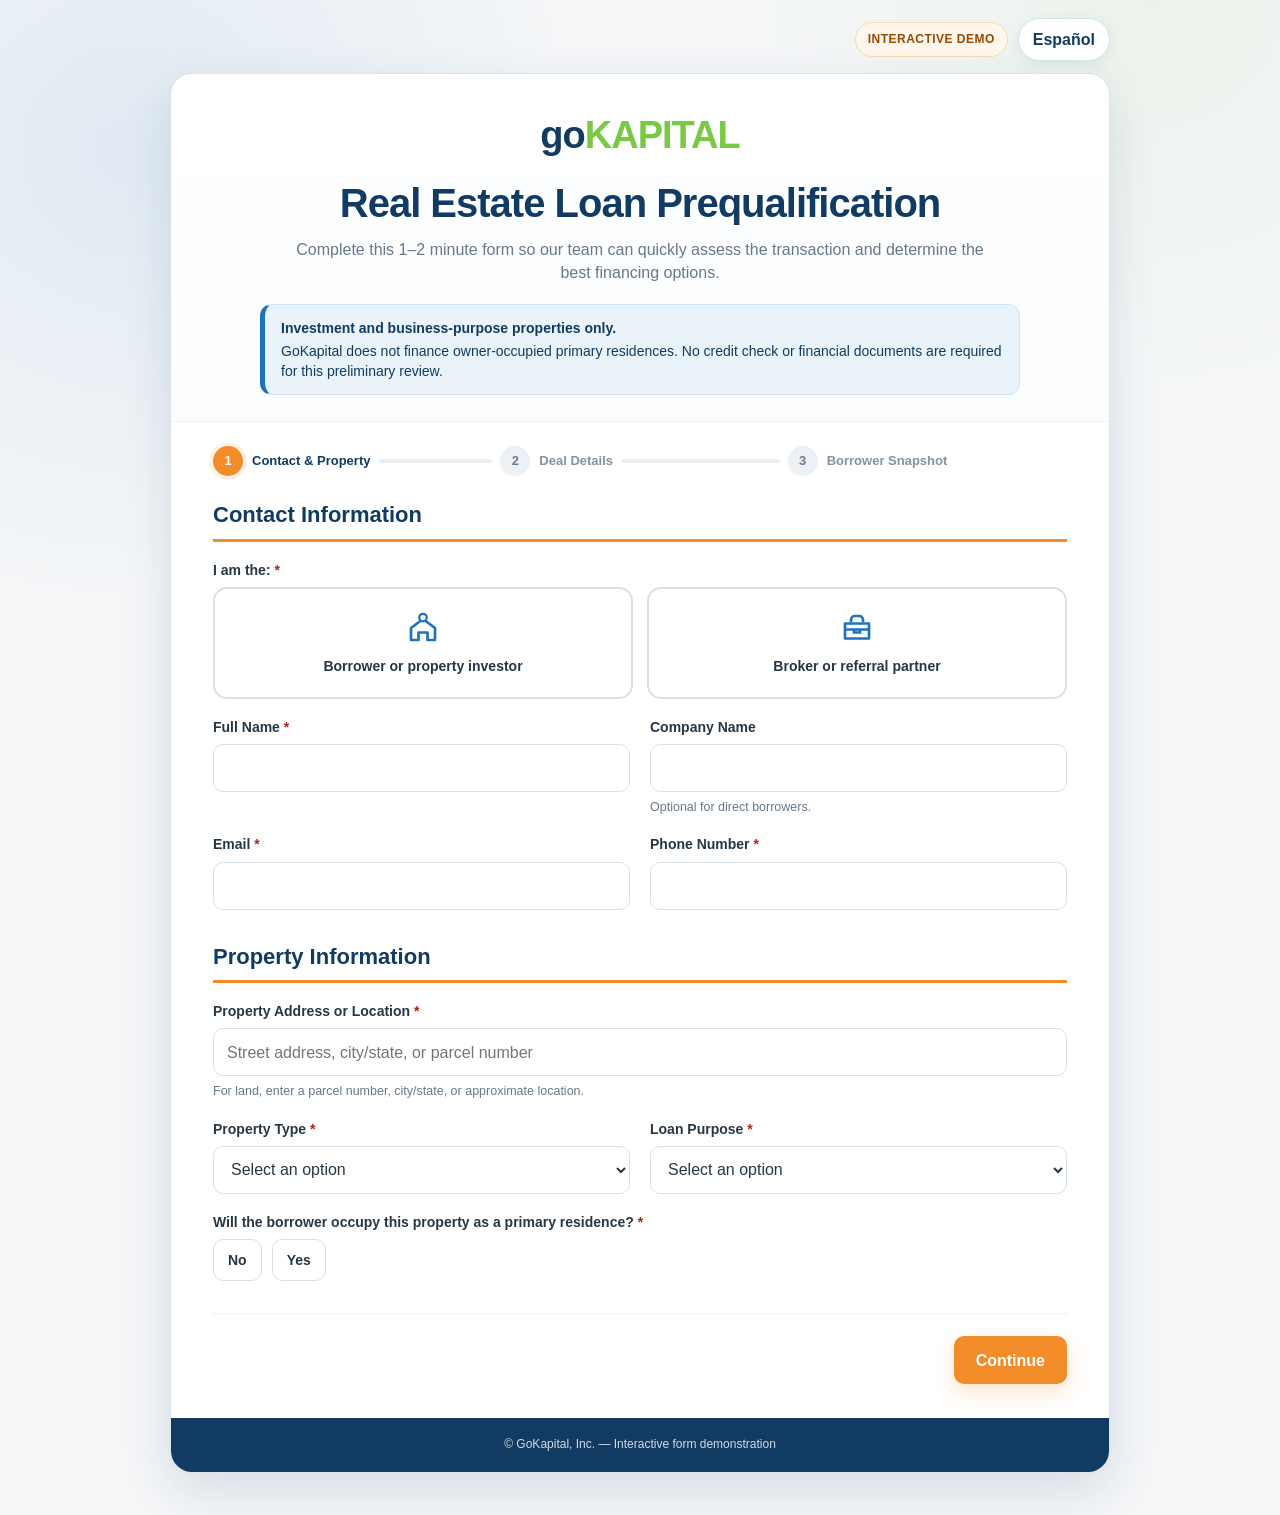
<file: demos/real-estate-prequalification/index.html>
<!DOCTYPE html>
<html lang="en">
<head>
  <meta charset="UTF-8" />
  <meta name="viewport" content="width=device-width, initial-scale=1.0" />
  <meta name="description" content="GoKapital Real Estate Loan Prequalification Demo" />
  <title>GoKapital | Real Estate Loan Prequalification</title>
  <style>
    :root {
      --navy: #123B63;
      --blue: #1E73BE;
      --orange: #F28C28;
      --green: #7AC943;
      --light-blue: #EAF3FA;
      --page: #F4F6F8;
      --border: #D9E1E8;
      --text: #263746;
      --muted: #66788A;
      --white: #FFFFFF;
      --danger: #B42318;
      --danger-bg: #FEF3F2;
      --shadow: 0 18px 48px rgba(18, 59, 99, 0.13);
      --radius: 16px;
    }

    * { box-sizing: border-box; }
    html { scroll-behavior: smooth; }
    body {
      margin: 0;
      font-family: Inter, ui-sans-serif, -apple-system, BlinkMacSystemFont, "Segoe UI", Roboto, Arial, sans-serif;
      color: var(--text);
      background:
        radial-gradient(circle at 10% 10%, rgba(30,115,190,.09), transparent 28rem),
        radial-gradient(circle at 90% 0%, rgba(122,201,67,.08), transparent 24rem),
        var(--page);
      min-height: 100vh;
      line-height: 1.45;
    }

    button, input, select, textarea { font: inherit; }

    .topbar {
      width: min(940px, calc(100% - 28px));
      margin: 18px auto 0;
      display: flex;
      justify-content: flex-end;
      align-items: center;
      gap: 10px;
    }

    .demo-badge {
      background: #fff7ed;
      color: #9a4a00;
      border: 1px solid #fed7aa;
      padding: 8px 12px;
      border-radius: 999px;
      font-size: 12px;
      font-weight: 800;
      letter-spacing: .04em;
      text-transform: uppercase;
    }

    .lang-toggle {
      appearance: none;
      border: 1px solid var(--border);
      background: var(--white);
      color: var(--navy);
      border-radius: 999px;
      padding: 9px 14px;
      font-weight: 800;
      cursor: pointer;
      box-shadow: 0 4px 14px rgba(18,59,99,.08);
    }
    .lang-toggle:hover { border-color: var(--blue); }

    .shell {
      width: min(940px, calc(100% - 28px));
      margin: 12px auto 42px;
      background: var(--white);
      border: 1px solid rgba(217,225,232,.9);
      border-radius: 22px;
      box-shadow: var(--shadow);
      overflow: hidden;
    }

    .header {
      padding: 34px 42px 26px;
      text-align: center;
      border-bottom: 1px solid #edf1f5;
      background: linear-gradient(180deg, #fff 0%, #fbfdff 100%);
    }

    .logo {
      width: min(250px, 72%);
      height: auto;
      display: block;
      margin: 0 auto 18px;
    }

    h1 {
      margin: 0;
      color: var(--navy);
      font-size: clamp(28px, 4.4vw, 40px);
      line-height: 1.12;
      letter-spacing: -.025em;
    }

    .subtitle {
      max-width: 690px;
      margin: 12px auto 0;
      color: var(--muted);
      font-size: 16px;
    }

    .notice {
      max-width: 760px;
      margin: 20px auto 0;
      background: var(--light-blue);
      border: 1px solid #cfe5f6;
      border-left: 5px solid var(--blue);
      border-radius: 12px;
      padding: 13px 16px;
      color: var(--navy);
      text-align: left;
      font-size: 14px;
    }
    .notice strong { display: block; margin-bottom: 2px; }

    .progress-wrap {
      padding: 24px 42px 0;
      background: var(--white);
    }

    .progress {
      display: grid;
      grid-template-columns: repeat(3, 1fr);
      gap: 8px;
      position: relative;
    }

    .step-indicator {
      display: flex;
      align-items: center;
      gap: 9px;
      color: #8492a1;
      font-weight: 750;
      font-size: 13px;
      min-width: 0;
    }
    .step-indicator::after {
      content: "";
      height: 4px;
      background: #e9eef3;
      border-radius: 999px;
      flex: 1;
      min-width: 12px;
    }
    .step-indicator:last-child::after { display: none; }

    .step-number {
      display: grid;
      place-items: center;
      width: 30px;
      height: 30px;
      border-radius: 50%;
      flex: 0 0 auto;
      background: #edf1f5;
      color: #6d7c8c;
      font-size: 13px;
    }

    .step-indicator.active { color: var(--navy); }
    .step-indicator.active .step-number {
      background: var(--orange);
      color: var(--white);
      box-shadow: 0 0 0 4px rgba(242,140,40,.12);
    }
    .step-indicator.complete { color: var(--blue); }
    .step-indicator.complete .step-number {
      background: var(--green);
      color: var(--white);
    }
    .step-indicator.complete::after { background: var(--green); }

    form { padding: 26px 42px 34px; }

    .page { display: none; animation: fade .24s ease; }
    .page.active { display: block; }
    @keyframes fade { from { opacity: .45; transform: translateY(4px); } to { opacity: 1; transform: none; } }

    .section + .section { margin-top: 34px; }

    .section-title {
      margin: 0 0 18px;
      padding-bottom: 10px;
      color: var(--navy);
      font-size: 22px;
      line-height: 1.2;
      border-bottom: 3px solid var(--orange);
    }

    .section-kicker {
      margin: -8px 0 20px;
      color: var(--muted);
      font-size: 14px;
    }

    .grid {
      display: grid;
      grid-template-columns: repeat(2, minmax(0, 1fr));
      gap: 18px 20px;
    }

    .field { min-width: 0; }
    .field.full { grid-column: 1 / -1; }
    .hidden { display: none !important; }

    label, .field-label {
      display: block;
      margin-bottom: 7px;
      color: var(--text);
      font-size: 14px;
      font-weight: 750;
    }

    .required::after {
      content: " *";
      color: var(--danger);
    }

    .help {
      margin: 6px 0 0;
      color: var(--muted);
      font-size: 12.5px;
    }

    input[type="text"],
    input[type="email"],
    input[type="tel"],
    input[type="number"],
    input[type="file"],
    select,
    textarea {
      width: 100%;
      min-height: 48px;
      border: 1px solid var(--border);
      border-radius: 10px;
      background: var(--white);
      color: var(--text);
      padding: 11px 13px;
      outline: none;
      transition: border-color .18s, box-shadow .18s, background .18s;
    }

    textarea { min-height: 112px; resize: vertical; }

    input:focus, select:focus, textarea:focus {
      border-color: var(--blue);
      box-shadow: 0 0 0 4px rgba(30,115,190,.10);
    }

    input.invalid, select.invalid, textarea.invalid {
      border-color: var(--danger);
      box-shadow: 0 0 0 3px rgba(180,35,24,.09);
    }

    .money-wrap { position: relative; }
    .money-wrap span {
      position: absolute;
      left: 13px;
      top: 50%;
      transform: translateY(-50%);
      color: #718195;
      font-weight: 700;
      pointer-events: none;
    }
    .money-wrap input { padding-left: 30px; }

    .choice-cards {
      display: grid;
      grid-template-columns: repeat(2, minmax(0, 1fr));
      gap: 14px;
    }

    .choice-card { position: relative; }
    .choice-card input {
      position: absolute;
      opacity: 0;
      pointer-events: none;
    }
    .choice-card label {
      margin: 0;
      min-height: 112px;
      display: flex;
      flex-direction: column;
      align-items: center;
      justify-content: center;
      gap: 10px;
      border: 2px solid var(--border);
      border-radius: 14px;
      background: #fff;
      cursor: pointer;
      text-align: center;
      padding: 16px;
      transition: .18s ease;
    }
    .choice-card label:hover {
      border-color: var(--blue);
      transform: translateY(-1px);
    }
    .choice-card input:checked + label {
      border-color: var(--green);
      background: #f5fced;
      box-shadow: 0 0 0 4px rgba(122,201,67,.11);
      color: var(--navy);
    }
    .choice-icon {
      width: 36px;
      height: 36px;
      color: var(--blue);
    }
    .choice-card input:checked + label .choice-icon { color: #4d9b1e; }

    .inline-options {
      display: flex;
      flex-wrap: wrap;
      gap: 10px;
    }

    .option {
      position: relative;
    }
    .option input {
      position: absolute;
      opacity: 0;
    }
    .option label {
      margin: 0;
      display: inline-flex;
      align-items: center;
      justify-content: center;
      min-height: 42px;
      border: 1px solid var(--border);
      border-radius: 10px;
      padding: 9px 14px;
      cursor: pointer;
      background: #fff;
      transition: .16s ease;
      font-weight: 700;
    }
    .option input:checked + label {
      border-color: var(--green);
      background: #f5fced;
      box-shadow: 0 0 0 3px rgba(122,201,67,.1);
      color: var(--navy);
    }

    .checkbox-grid {
      display: grid;
      grid-template-columns: repeat(2, minmax(0,1fr));
      gap: 10px;
    }
    .check {
      display: flex;
      align-items: flex-start;
      gap: 9px;
      padding: 10px 12px;
      border: 1px solid var(--border);
      border-radius: 10px;
      background: #fff;
    }
    .check input { margin-top: 3px; accent-color: var(--blue); }
    .check label { margin: 0; font-weight: 650; cursor: pointer; }

    .exclusion {
      margin-top: 16px;
      padding: 18px;
      border: 1px solid #fecdca;
      border-left: 5px solid var(--danger);
      border-radius: 12px;
      background: var(--danger-bg);
      color: #7a271a;
    }
    .exclusion strong { display: block; margin-bottom: 5px; }

    .conditional-section {
      margin-top: 24px;
      padding: 20px;
      border: 1px solid #e8edf2;
      border-radius: 14px;
      background: #fbfcfe;
    }
    .conditional-section h3 {
      margin: 0 0 16px;
      color: var(--navy);
      font-size: 17px;
    }

    .actions {
      margin-top: 32px;
      display: flex;
      justify-content: space-between;
      align-items: center;
      gap: 12px;
      border-top: 1px solid #edf1f5;
      padding-top: 22px;
    }

    .btn {
      min-height: 48px;
      border: 0;
      border-radius: 10px;
      padding: 12px 22px;
      cursor: pointer;
      font-weight: 850;
      transition: transform .15s, box-shadow .15s, opacity .15s;
    }
    .btn:hover { transform: translateY(-1px); }
    .btn:disabled { opacity: .45; cursor: not-allowed; transform: none; }
    .btn-primary {
      margin-left: auto;
      color: #fff;
      background: var(--orange);
      box-shadow: 0 8px 20px rgba(242,140,40,.24);
    }
    .btn-secondary {
      color: var(--navy);
      background: #eef3f7;
    }

    .error-summary {
      display: none;
      margin: 0 0 20px;
      padding: 13px 15px;
      color: #7a271a;
      background: var(--danger-bg);
      border: 1px solid #fecdca;
      border-radius: 10px;
      font-size: 14px;
    }
    .error-summary.visible { display: block; }

    .confirmation {
      display: none;
      text-align: center;
      padding: 54px 42px 62px;
    }
    .confirmation.visible { display: block; }
    .success-icon {
      width: 68px;
      height: 68px;
      margin: 0 auto 18px;
      display: grid;
      place-items: center;
      border-radius: 50%;
      background: #effbe6;
      color: #4d9b1e;
    }
    .confirmation h2 {
      margin: 0;
      color: var(--navy);
      font-size: 30px;
    }
    .confirmation p {
      max-width: 670px;
      margin: 12px auto 0;
      color: var(--muted);
    }
    .demo-note {
      margin-top: 22px !important;
      padding: 12px 14px;
      background: #fff7ed;
      border: 1px solid #fed7aa;
      border-radius: 10px;
      color: #9a4a00 !important;
      font-size: 13px;
    }

    .footer {
      padding: 18px 28px;
      background: var(--navy);
      color: rgba(255,255,255,.82);
      text-align: center;
      font-size: 12px;
    }

    @media (max-width: 720px) {
      .topbar, .shell { width: min(100% - 18px, 940px); }
      .topbar { margin-top: 10px; }
      .header, .progress-wrap, form { padding-left: 20px; padding-right: 20px; }
      .header { padding-top: 26px; }
      .progress-wrap { overflow-x: auto; padding-bottom: 2px; }
      .progress { min-width: 560px; }
      .grid, .choice-cards, .checkbox-grid { grid-template-columns: 1fr; }
      .field.full { grid-column: auto; }
      .choice-card label { min-height: 92px; }
      .conditional-section { padding: 16px; }
      .actions { position: sticky; bottom: 0; background: #fff; z-index: 4; padding-bottom: 4px; }
      .btn { flex: 1; padding-left: 14px; padding-right: 14px; }
      .confirmation { padding-left: 22px; padding-right: 22px; }
    }

    @media (prefers-reduced-motion: reduce) {
      * { scroll-behavior: auto !important; animation: none !important; transition: none !important; }
    }
  </style>
</head>
<body>
  <div class="topbar">
    <span class="demo-badge" data-i18n="demoBadge">Interactive Demo</span>
    <button class="lang-toggle" type="button" id="langToggle" aria-label="Cambiar idioma">Español</button>
  </div>

  <main class="shell">
    <header class="header" id="formHeader">
      <div style="font-weight:900;font-size:38px;letter-spacing:-1px;color:#123B63;margin-bottom:18px">go<span style="color:#7AC943">KAPITAL</span></div>
      <h1 data-i18n="title">Real Estate Loan Prequalification</h1>
      <p class="subtitle" data-i18n="subtitle">Complete this 1–2 minute form so our team can quickly assess the transaction and determine the best financing options.</p>
      <div class="notice">
        <strong data-i18n="noticeTitle">Investment and business-purpose properties only.</strong>
        <span data-i18n="noticeText">GoKapital does not finance owner-occupied primary residences. No credit check or financial documents are required for this preliminary review.</span>
      </div>
    </header>

    <div class="progress-wrap" id="progressWrap">
      <div class="progress">
        <div class="step-indicator active" data-step-indicator="1"><span class="step-number">1</span><span data-i18n="progress1">Contact & Property</span></div>
        <div class="step-indicator" data-step-indicator="2"><span class="step-number">2</span><span data-i18n="progress2">Deal Details</span></div>
        <div class="step-indicator" data-step-indicator="3"><span class="step-number">3</span><span data-i18n="progress3">Borrower Snapshot</span></div>
      </div>
    </div>

    <form id="loanForm" novalidate>
      <div class="error-summary" id="errorSummary" role="alert" data-i18n="errorSummary">Please complete the required fields highlighted below.</div>

      <section class="page active" data-page="1">
        <div class="section">
          <h2 class="section-title" data-i18n="contactTitle">Contact Information</h2>
          <div class="field full">
            <span class="field-label required" data-i18n="submitterLabel">I am the:</span>
            <div class="choice-cards">
              <div class="choice-card"><input type="radio" id="roleBorrower" name="submitterRole" value="borrower" required /><label for="roleBorrower"><svg class="choice-icon" viewBox="0 0 24 24" fill="none"><path d="M4 20v-8l8-6 8 6v8h-5v-5H9v5H4Z" stroke="currentColor" stroke-width="1.8" stroke-linejoin="round"/><circle cx="12" cy="5" r="2.5" fill="white" stroke="currentColor" stroke-width="1.5"/></svg><span data-i18n="borrowerOption">Borrower or property investor</span></label></div>
              <div class="choice-card"><input type="radio" id="roleBroker" name="submitterRole" value="broker" required /><label for="roleBroker"><svg class="choice-icon" viewBox="0 0 24 24" fill="none"><path d="M8 8V6.5A2.5 2.5 0 0 1 10.5 4h3A2.5 2.5 0 0 1 16 6.5V8M4 9h16v10H4V9Z" stroke="currentColor" stroke-width="1.8" stroke-linejoin="round"/><path d="M4 13h16M10 13v2h4v-2" stroke="currentColor" stroke-width="1.8"/></svg><span data-i18n="brokerOption">Broker or referral partner</span></label></div>
            </div>
          </div>
          <div class="grid" style="margin-top:18px">
            <div class="field"><label class="required" for="fullName" data-i18n="fullName">Full Name</label><input id="fullName" type="text" required /></div>
            <div class="field"><label for="companyName" data-i18n="companyName">Company Name</label><input id="companyName" type="text" /><p class="help" data-i18n="companyHelp">Optional for direct borrowers.</p></div>
            <div class="field"><label class="required" for="email" data-i18n="email">Email</label><input id="email" type="email" required /></div>
            <div class="field"><label class="required" for="phone" data-i18n="phone">Phone Number</label><input id="phone" type="tel" required /></div>
            <div class="field full hidden" id="borrowerEntityWrap"><label class="required" for="borrowerEntity" data-i18n="borrowerEntity">Borrower or Entity Name</label><input id="borrowerEntity" type="text" /></div>
          </div>
        </div>

        <div class="section">
          <h2 class="section-title" data-i18n="propertyTitle">Property Information</h2>
          <div class="grid">
            <div class="field full"><label class="required" for="propertyAddress" data-i18n="propertyAddress">Property Address or Location</label><input id="propertyAddress" type="text" required placeholder="Street address, city/state, or parcel number" data-i18n-placeholder="propertyPlaceholder" /><p class="help" data-i18n="propertyHelp">For land, enter a parcel number, city/state, or approximate location.</p></div>
            <div class="field"><label class="required" for="propertyType" data-i18n="propertyType">Property Type</label><select id="propertyType" required><option value="" data-i18n="selectOption">Select an option</option><option value="residential-investment" data-i18n="ptResidential">Residential investment property, 1–4 units</option><option value="multifamily" data-i18n="ptMultifamily">Multifamily, 5 or more units</option><option value="mixed-use" data-i18n="ptMixed">Mixed-use</option><option value="retail" data-i18n="ptRetail">Retail</option><option value="office" data-i18n="ptOffice">Office</option><option value="industrial" data-i18n="ptIndustrial">Industrial or warehouse</option><option value="hospitality" data-i18n="ptHospitality">Hospitality</option><option value="land" data-i18n="ptLand">Land</option><option value="other" data-i18n="other">Other</option></select></div>
            <div class="field hidden" id="otherPropertyWrap"><label class="required" for="otherPropertyType" data-i18n="otherPropertyType">Other Property Type</label><input id="otherPropertyType" type="text" /></div>
            <div class="field"><label class="required" for="loanPurpose" data-i18n="loanPurpose">Loan Purpose</label><select id="loanPurpose" required><option value="" data-i18n="selectOption">Select an option</option><option value="purchase" data-i18n="lpPurchase">Purchase</option><option value="refinance" data-i18n="lpRefinance">Refinance / Cash-out refinance</option><option value="fix-flip" data-i18n="lpFixFlip">Fix and flip</option><option value="construction" data-i18n="lpConstruction">Construction or major renovation</option><option value="rental" data-i18n="lpRental">Rental or DSCR loan</option><option value="bridge" data-i18n="lpBridge">Hard Money Bridge loan</option><option value="land" data-i18n="lpLand">Land loan</option><option value="other" data-i18n="other">Other</option></select></div>
            <div class="field hidden" id="otherLoanWrap"><label class="required" for="otherLoanPurpose" data-i18n="otherLoanPurpose">Other Loan Purpose</label><input id="otherLoanPurpose" type="text" /></div>
            <div class="field full"><span class="field-label required" data-i18n="primaryResidence">Will the borrower occupy this property as a primary residence?</span><div class="inline-options"><div class="option"><input type="radio" id="primaryNo" name="primaryResidence" value="no" required /><label for="primaryNo" data-i18n="no">No</label></div><div class="option"><input type="radio" id="primaryYes" name="primaryResidence" value="yes" required /><label for="primaryYes" data-i18n="yes">Yes</label></div></div><div class="exclusion hidden" id="primaryExclusion"><strong data-i18n="outsideProgram">This request is outside our program.</strong><span data-i18n="primaryMessage">GoKapital does not finance owner-occupied primary residences. We provide financing for business-purpose and investment real estate only.</span></div></div>
          </div>
        </div>
        <div class="actions"><span></span><button class="btn btn-primary" type="button" data-next="2" data-i18n="continue">Continue</button></div>
      </section>

      <section class="page" data-page="2">
        <div class="section">
          <h2 class="section-title" data-i18n="dealTitle">Deal Details</h2>
          <p class="section-kicker" data-i18n="dealIntro">Enter the core numbers. Only fields relevant to the selected loan purpose are shown.</p>
          <div class="grid"><div class="field full"><label class="required" for="requestedLoan" data-i18n="requestedLoan">Requested Loan Amount</label><div class="money-wrap"><span>$</span><input id="requestedLoan" type="number" min="0" step="1" required /></div></div></div>
          <div id="dealSections">
            <div class="conditional-section hidden" data-purpose-section="purchase"><h3 data-i18n="purchaseDetails">Purchase Details</h3><div class="grid"><div class="field"><label class="required" for="purchasePrice" data-i18n="purchasePrice">Purchase Price</label><div class="money-wrap"><span>$</span><input id="purchasePrice" type="number" min="0" data-required-when-visible /></div></div><div class="field"><label class="required" for="purchaseCash" data-i18n="purchaseCash">Cash Available for Down Payment and Closing</label><div class="money-wrap"><span>$</span><input id="purchaseCash" type="number" min="0" data-required-when-visible /></div></div><div class="field full"><span class="field-label" data-i18n="underContract">Is the Property Under Contract?</span><div class="inline-options"><div class="option"><input type="radio" id="contractYes" name="underContract" value="yes" /><label for="contractYes" data-i18n="yes">Yes</label></div><div class="option"><input type="radio" id="contractNo" name="underContract" value="no" /><label for="contractNo" data-i18n="no">No</label></div></div></div></div></div>
            <div class="conditional-section hidden" data-purpose-section="refinance"><h3 data-i18n="refinanceDetails">Refinance Details</h3><div class="grid"><div class="field"><label class="required" for="currentValue" data-i18n="currentValue">Estimated Current Property Value</label><div class="money-wrap"><span>$</span><input id="currentValue" type="number" min="0" data-required-when-visible /></div></div><div class="field"><label class="required" for="amountOwedRefi" data-i18n="amountOwedTotal">Total Amount Currently Owed Against the Property</label><div class="money-wrap"><span>$</span><input id="amountOwedRefi" type="number" min="0" data-required-when-visible /></div><p class="help" data-i18n="owedHelp">Include mortgages, delinquent taxes, liens, judgments, and other property-related debt.</p></div></div></div>
            <div class="conditional-section hidden" data-purpose-section="fix-flip"><h3 data-i18n="fixFlipDetails">Fix and Flip Details</h3><div class="grid"><div class="field"><label class="required" for="flipBasis" data-i18n="purchaseOrValue">Purchase Price or Current Value</label><div class="money-wrap"><span>$</span><input id="flipBasis" type="number" min="0" data-required-when-visible /></div></div><div class="field"><label class="required" for="renoBudget" data-i18n="renoBudget">Renovation Budget</label><div class="money-wrap"><span>$</span><input id="renoBudget" type="number" min="0" data-required-when-visible /></div></div><div class="field"><label class="required" for="arv" data-i18n="arv">Estimated After-Repair Value</label><div class="money-wrap"><span>$</span><input id="arv" type="number" min="0" data-required-when-visible /></div></div><div class="field"><label class="required" for="projectCash" data-i18n="projectCash">Cash Available for the Project</label><div class="money-wrap"><span>$</span><input id="projectCash" type="number" min="0" data-required-when-visible /></div></div></div></div>
            <div class="conditional-section hidden" data-purpose-section="construction"><h3 data-i18n="constructionDetails">Construction or Major Renovation Details</h3><div class="grid"><div class="field"><label class="required" for="constructionValue" data-i18n="landPropertyValue">Current Land or Property Value</label><div class="money-wrap"><span>$</span><input id="constructionValue" type="number" min="0" data-required-when-visible /></div></div><div class="field"><label class="required" for="constructionOwed" data-i18n="amountOwed">Amount Currently Owed</label><div class="money-wrap"><span>$</span><input id="constructionOwed" type="number" min="0" data-required-when-visible /></div></div><div class="field"><label for="remainingBudget" data-i18n="remainingBudget">Remaining Construction or Renovation Budget</label><div class="money-wrap"><span>$</span><input id="remainingBudget" type="number" min="0" /></div></div><div class="field"><label for="completedValue" data-i18n="completedValue">Estimated Completed Value</label><div class="money-wrap"><span>$</span><input id="completedValue" type="number" min="0" /></div></div><div class="field full"><label for="cashInvested" data-i18n="cashInvested">Cash Already Invested</label><div class="money-wrap"><span>$</span><input id="cashInvested" type="number" min="0" /></div></div></div></div>
            <div class="conditional-section hidden" data-purpose-section="rental"><h3 data-i18n="rentalDetails">Rental or DSCR Details</h3><div class="grid"><div class="field"><label class="required" for="rentalValue" data-i18n="purchaseOrValue">Purchase Price or Current Value</label><div class="money-wrap"><span>$</span><input id="rentalValue" type="number" min="0" data-required-when-visible /></div></div><div class="field"><label for="monthlyRent" data-i18n="monthlyRent">Current or Projected Monthly Rent</label><div class="money-wrap"><span>$</span><input id="monthlyRent" type="number" min="0" /></div></div><div class="field full"><label for="monthlyExpenses" data-i18n="monthlyExpenses">Estimated Monthly Property Expenses</label><div class="money-wrap"><span>$</span><input id="monthlyExpenses" type="number" min="0" /></div><p class="help" data-i18n="expensesHelp">Include taxes, insurance, HOA, and other recurring property expenses.</p></div></div></div>
            <div class="conditional-section hidden" data-purpose-section="bridge"><h3 data-i18n="bridgeDetails">Hard Money Bridge Details</h3><div class="grid"><div class="field"><label class="required" for="bridgeValue" data-i18n="purchaseOrValue">Purchase Price or Current Value</label><div class="money-wrap"><span>$</span><input id="bridgeValue" type="number" min="0" data-required-when-visible /></div></div><div class="field"><label class="required" for="bridgeOwed" data-i18n="amountOwed">Amount Currently Owed</label><div class="money-wrap"><span>$</span><input id="bridgeOwed" type="number" min="0" data-required-when-visible /></div></div></div></div>
            <div class="conditional-section hidden" data-purpose-section="land"><h3 data-i18n="landDetails">Land Loan Details</h3><div class="grid"><div class="field"><label class="required" for="landValue" data-i18n="purchaseOrValue">Purchase Price or Current Value</label><div class="money-wrap"><span>$</span><input id="landValue" type="number" min="0" data-required-when-visible /></div></div><div class="field"><label class="required" for="landCash" data-i18n="landCash">Cash Available for the Transaction</label><div class="money-wrap"><span>$</span><input id="landCash" type="number" min="0" data-required-when-visible /></div></div><div class="field full"><label class="required" for="landUse" data-i18n="landUse">Intended Use of the Land</label><input id="landUse" type="text" data-required-when-visible /></div></div></div>
            <div class="conditional-section hidden" data-purpose-section="other"><h3 data-i18n="otherDetails">Other Loan Details</h3><div class="grid"><div class="field"><label class="required" for="otherValue" data-i18n="estimatedValue">Estimated Property Value</label><div class="money-wrap"><span>$</span><input id="otherValue" type="number" min="0" data-required-when-visible /></div></div><div class="field"><label class="required" for="briefPurpose" data-i18n="briefPurpose">Brief Loan Purpose</label><input id="briefPurpose" type="text" data-required-when-visible /></div></div></div>
          </div>
        </div>
        <div class="actions"><button class="btn btn-secondary" type="button" data-back="1" data-i18n="back">Back</button><button class="btn btn-primary" type="button" data-next="3" data-i18n="continue">Continue</button></div>
      </section>

      <section class="page" data-page="3">
        <div class="section">
          <h2 class="section-title" data-i18n="borrowerTitle">Borrower Snapshot</h2>
          <p class="section-kicker" data-i18n="borrowerIntro">A few final details help us determine whether it makes sense to request a full package.</p>
          <div class="grid">
            <div class="field"><label class="required" for="creditScore" data-i18n="creditScore">Estimated Credit Score</label><select id="creditScore" required><option value="" data-i18n="selectOption">Select an option</option><option value="below-600" data-i18n="credit1">Below 600</option><option>600–639</option><option>640–679</option><option>680–719</option><option data-i18n="credit5">720 or higher</option><option data-i18n="unknown">Unknown</option></select></div>
            <div class="field"><label class="required" for="liquidAssets" data-i18n="liquidAssets">Available Liquid Assets</label><select id="liquidAssets" required><option value="" data-i18n="selectOption">Select an option</option><option data-i18n="liq1">Below $25,000</option><option>$25,000–$49,999</option><option>$50,000–$99,999</option><option>$100,000–$249,999</option><option>$250,000–$499,999</option><option data-i18n="liq6">$500,000 or more</option><option data-i18n="unknown">Unknown</option></select></div>
            <div class="field" id="generalExperienceWrap"><label class="required" for="generalExperience" data-i18n="generalExperience">Investment Properties or Similar Projects Completed During the Last 36 Months</label><select id="generalExperience"><option value="" data-i18n="selectOption">Select an option</option><option data-i18n="none">None</option><option>1</option><option>2–4</option><option>5–9</option><option data-i18n="tenMore">10 or more</option></select></div>
            <div class="field hidden" id="constructionExperienceWrap"><label class="required" for="constructionExperience" data-i18n="constructionExperience">Similar Renovation or Construction Projects Completed During the Last 36 Months</label><select id="constructionExperience"><option value="" data-i18n="selectOption">Select an option</option><option data-i18n="none">None</option><option>1</option><option>2–4</option><option>5–9</option><option data-i18n="tenMore">10 or more</option></select></div>
            <div class="field"><label class="required" for="ownership" data-i18n="ownership">Ownership at Closing</label><select id="ownership" required><option value="" data-i18n="selectOption">Select an option</option><option data-i18n="ownEntity">LLC or corporation</option><option data-i18n="ownIndividual">Individual name</option><option data-i18n="ownForm">Entity will be created</option><option data-i18n="notSure">Not sure</option></select></div>
            <div class="field full"><span class="field-label required" data-i18n="closingTime">When Does the Loan Need to Close?</span><div class="inline-options"><div class="option"><input id="close1" type="radio" name="closingTime" required /><label for="close1" data-i18n="close1">Within 7 days</label></div><div class="option"><input id="close2" type="radio" name="closingTime" /><label for="close2" data-i18n="close2">8–14 days</label></div><div class="option"><input id="close3" type="radio" name="closingTime" /><label for="close3" data-i18n="close3">15–30 days</label></div><div class="option"><input id="close4" type="radio" name="closingTime" /><label for="close4" data-i18n="close4">More than 30 days</label></div><div class="option"><input id="close5" type="radio" name="closingTime" /><label for="close5" data-i18n="close5">No specific deadline</label></div></div></div>
            <div class="field full"><span class="field-label" data-i18n="knownIssues">Known Property or Borrower Issues</span><div class="checkbox-grid" id="issuesGrid"><div class="check"><input id="issue1" type="checkbox" name="issues" /><label for="issue1" data-i18n="issue1">Foreclosure</label></div><div class="check"><input id="issue2" type="checkbox" name="issues" /><label for="issue2" data-i18n="issue2">Delinquent property taxes</label></div><div class="check"><input id="issue3" type="checkbox" name="issues" /><label for="issue3" data-i18n="issue3">Bankruptcy</label></div><div class="check"><input id="issue4" type="checkbox" name="issues" /><label for="issue4" data-i18n="issue4">Significant liens or judgments</label></div><div class="check"><input id="issue5" type="checkbox" name="issues" /><label for="issue5" data-i18n="issue5">Title or ownership dispute</label></div><div class="check"><input id="issue6" type="checkbox" name="issues" /><label for="issue6" data-i18n="issue6">Major code violations</label></div><div class="check"><input id="issueNone" type="checkbox" name="issues" /><label for="issueNone" data-i18n="none">None</label></div><div class="check"><input id="issueUnknown" type="checkbox" name="issues" /><label for="issueUnknown" data-i18n="notSure">Not sure</label></div></div><p class="help" data-i18n="issuesHelp">Select all that apply. “None” cannot be combined with another selection.</p></div>
            <div class="field full"><label for="additionalDetails" data-i18n="additionalDetails">Additional Details</label><textarea id="additionalDetails" maxlength="500"></textarea><p class="help"><span data-i18n="detailsHelp">Briefly include anything important about the property, transaction, or closing deadline.</span> <span id="charCount">0/500</span></p></div>
            <div class="field full"><label for="supportingDocument" data-i18n="supportingDocument">Supporting Document</label><input id="supportingDocument" type="file" accept=".pdf,image/*" /><p class="help" data-i18n="documentHelp">Optional: purchase contract, payoff statement, appraisal, property summary, or renovation budget.</p></div>
          </div>
        </div>
        <div class="actions"><button class="btn btn-secondary" type="button" data-back="2" data-i18n="back">Back</button><button class="btn btn-primary" type="submit" data-i18n="submit">Submit for Preliminary Review</button></div>
      </section>
    </form>

    <section class="confirmation" id="confirmation"><div class="success-icon"><svg viewBox="0 0 24 24" width="38" height="38" fill="none"><path d="m6 12 4 4 8-9" stroke="currentColor" stroke-width="2.4" stroke-linecap="round" stroke-linejoin="round"/></svg></div><h2 data-i18n="confirmationTitle">Request Received</h2><p data-i18n="confirmationText">Thank you. We received your preliminary real estate financing request. A GoKapital specialist will review the information and contact you if the scenario appears potentially financeable or if additional details are required.</p><p><strong data-i18n="confirmationDisclaimer">This submission is for preliminary review only and is not an approval, loan commitment, or guarantee of financing.</strong></p><p class="demo-note" data-i18n="demoSubmission">Demo mode: no information was transmitted or stored.</p><button type="button" class="btn btn-secondary" id="restartBtn" style="margin-top:22px" data-i18n="restart">Start Over</button></section>
    <footer class="footer"><span data-i18n="footer">© GoKapital, Inc. — Interactive form demonstration</span></footer>
  </main>

  <script>
    const translations={en:{demoBadge:"Interactive Demo",title:"Real Estate Loan Prequalification",subtitle:"Complete this 1–2 minute form so our team can quickly assess the transaction and determine the best financing options.",noticeTitle:"Investment and business-purpose properties only.",noticeText:"GoKapital does not finance owner-occupied primary residences. No credit check or financial documents are required for this preliminary review.",progress1:"Contact & Property",progress2:"Deal Details",progress3:"Borrower Snapshot",errorSummary:"Please complete the required fields highlighted below.",contactTitle:"Contact Information",submitterLabel:"I am the:",borrowerOption:"Borrower or property investor",brokerOption:"Broker or referral partner",fullName:"Full Name",companyName:"Company Name",companyHelp:"Optional for direct borrowers.",email:"Email",phone:"Phone Number",borrowerEntity:"Borrower or Entity Name",propertyTitle:"Property Information",propertyAddress:"Property Address or Location",propertyPlaceholder:"Street address, city/state, or parcel number",propertyHelp:"For land, enter a parcel number, city/state, or approximate location.",propertyType:"Property Type",selectOption:"Select an option",ptResidential:"Residential investment property, 1–4 units",ptMultifamily:"Multifamily, 5 or more units",ptMixed:"Mixed-use",ptRetail:"Retail",ptOffice:"Office",ptIndustrial:"Industrial or warehouse",ptHospitality:"Hospitality",ptLand:"Land",other:"Other",otherPropertyType:"Other Property Type",loanPurpose:"Loan Purpose",lpPurchase:"Purchase",lpRefinance:"Refinance / Cash-out refinance",lpFixFlip:"Fix and flip",lpConstruction:"Construction or major renovation",lpRental:"Rental or DSCR loan",lpBridge:"Hard Money Bridge loan",lpLand:"Land loan",otherLoanPurpose:"Other Loan Purpose",primaryResidence:"Will the borrower occupy this property as a primary residence?",no:"No",yes:"Yes",outsideProgram:"This request is outside our program.",primaryMessage:"GoKapital does not finance owner-occupied primary residences. We provide financing for business-purpose and investment real estate only.",continue:"Continue",back:"Back",dealTitle:"Deal Details",dealIntro:"Enter the core numbers. Only fields relevant to the selected loan purpose are shown.",requestedLoan:"Requested Loan Amount",purchaseDetails:"Purchase Details",purchasePrice:"Purchase Price",purchaseCash:"Cash Available for Down Payment and Closing",underContract:"Is the Property Under Contract?",refinanceDetails:"Refinance Details",currentValue:"Estimated Current Property Value",amountOwedTotal:"Total Amount Currently Owed Against the Property",owedHelp:"Include mortgages, delinquent taxes, liens, judgments, and other property-related debt.",fixFlipDetails:"Fix and Flip Details",purchaseOrValue:"Purchase Price or Current Value",renoBudget:"Renovation Budget",arv:"Estimated After-Repair Value",projectCash:"Cash Available for the Project",constructionDetails:"Construction or Major Renovation Details",landPropertyValue:"Current Land or Property Value",amountOwed:"Amount Currently Owed",remainingBudget:"Remaining Construction or Renovation Budget",completedValue:"Estimated Completed Value",cashInvested:"Cash Already Invested",rentalDetails:"Rental or DSCR Details",monthlyRent:"Current or Projected Monthly Rent",monthlyExpenses:"Estimated Monthly Property Expenses",expensesHelp:"Include taxes, insurance, HOA, and other recurring property expenses.",bridgeDetails:"Hard Money Bridge Details",landDetails:"Land Loan Details",landCash:"Cash Available for the Transaction",landUse:"Intended Use of the Land",otherDetails:"Other Loan Details",estimatedValue:"Estimated Property Value",briefPurpose:"Brief Loan Purpose",borrowerTitle:"Borrower Snapshot",borrowerIntro:"A few final details help us determine whether it makes sense to request a full package.",creditScore:"Estimated Credit Score",credit1:"Below 600",credit5:"720 or higher",unknown:"Unknown",liquidAssets:"Available Liquid Assets",liq1:"Below $25,000",liq6:"$500,000 or more",generalExperience:"Investment Properties or Similar Projects Completed During the Last 36 Months",constructionExperience:"Similar Renovation or Construction Projects Completed During the Last 36 Months",none:"None",tenMore:"10 or more",ownership:"Ownership at Closing",ownEntity:"LLC or corporation",ownIndividual:"Individual name",ownForm:"Entity will be created",notSure:"Not sure",closingTime:"When Does the Loan Need to Close?",close1:"Within 7 days",close2:"8–14 days",close3:"15–30 days",close4:"More than 30 days",close5:"No specific deadline",knownIssues:"Known Property or Borrower Issues",issue1:"Foreclosure",issue2:"Delinquent property taxes",issue3:"Bankruptcy",issue4:"Significant liens or judgments",issue5:"Title or ownership dispute",issue6:"Major code violations",issuesHelp:"Select all that apply. “None” cannot be combined with another selection.",additionalDetails:"Additional Details",detailsHelp:"Briefly include anything important about the property, transaction, or closing deadline.",supportingDocument:"Supporting Document",documentHelp:"Optional: purchase contract, payoff statement, appraisal, property summary, or renovation budget.",submit:"Submit for Preliminary Review",confirmationTitle:"Request Received",confirmationText:"Thank you. We received your preliminary real estate financing request. A GoKapital specialist will review the information and contact you if the scenario appears potentially financeable or if additional details are required.",confirmationDisclaimer:"This submission is for preliminary review only and is not an approval, loan commitment, or guarantee of financing.",demoSubmission:"Demo mode: no information was transmitted or stored.",restart:"Start Over",footer:"© GoKapital, Inc. — Interactive form demonstration"},es:{demoBadge:"Demostración interactiva",title:"Precalificación de Préstamo Inmobiliario",subtitle:"Complete este formulario de 1–2 minutos para que nuestro equipo pueda evaluar rápidamente la transacción y determinar las mejores opciones de financiamiento.",noticeTitle:"Solo propiedades de inversión y de propósito comercial.",noticeText:"GoKapital no financia residencias principales ocupadas por el propietario. No se requiere verificación de crédito ni documentos financieros para esta revisión preliminar.",progress1:"Contacto y Propiedad",progress2:"Detalles del Negocio",progress3:"Perfil del Prestatario",errorSummary:"Complete los campos obligatorios resaltados a continuación.",contactTitle:"Información de Contacto",submitterLabel:"Soy:",borrowerOption:"Prestatario o inversionista inmobiliario",brokerOption:"Corredor o socio de referidos",fullName:"Nombre Completo",companyName:"Nombre de la Empresa",companyHelp:"Opcional para prestatarios directos.",email:"Correo Electrónico",phone:"Número de Teléfono",borrowerEntity:"Nombre del Prestatario o Entidad",propertyTitle:"Información de la Propiedad",propertyAddress:"Dirección o Ubicación de la Propiedad",propertyPlaceholder:"Dirección, ciudad/estado o número de parcela",propertyHelp:"Para terrenos, ingrese el número de parcela, ciudad/estado o ubicación aproximada.",propertyType:"Tipo de Propiedad",selectOption:"Seleccione una opción",ptResidential:"Propiedad residencial de inversión, 1–4 unidades",ptMultifamily:"Multifamiliar, 5 unidades o más",ptMixed:"Uso mixto",ptRetail:"Comercio minorista",ptOffice:"Oficina",ptIndustrial:"Industrial o almacén",ptHospitality:"Hotelería",ptLand:"Terreno",other:"Otro",otherPropertyType:"Otro Tipo de Propiedad",loanPurpose:"Propósito del Préstamo",lpPurchase:"Compra",lpRefinance:"Refinanciamiento / Retiro de efectivo",lpFixFlip:"Compra, renovación y venta",lpConstruction:"Construcción o renovación mayor",lpRental:"Préstamo para alquiler o DSCR",lpBridge:"Préstamo puente de dinero privado",lpLand:"Préstamo para terreno",otherLoanPurpose:"Otro Propósito del Préstamo",primaryResidence:"¿El prestatario ocupará esta propiedad como residencia principal?",no:"No",yes:"Sí",outsideProgram:"Esta solicitud está fuera de nuestro programa.",primaryMessage:"GoKapital no financia residencias principales ocupadas por el propietario. Ofrecemos financiamiento únicamente para propiedades de inversión y de propósito comercial.",continue:"Continuar",back:"Atrás",dealTitle:"Detalles del Negocio",dealIntro:"Ingrese las cifras principales. Solo se muestran los campos correspondientes al propósito seleccionado.",requestedLoan:"Monto de Préstamo Solicitado",purchaseDetails:"Detalles de la Compra",purchasePrice:"Precio de Compra",purchaseCash:"Efectivo Disponible para Inicial y Cierre",underContract:"¿La Propiedad Está Bajo Contrato?",refinanceDetails:"Detalles del Refinanciamiento",currentValue:"Valor Actual Estimado de la Propiedad",amountOwedTotal:"Monto Total Adeudado sobre la Propiedad",owedHelp:"Incluya hipotecas, impuestos morosos, gravámenes, sentencias y otras deudas relacionadas con la propiedad.",fixFlipDetails:"Detalles de Compra, Renovación y Venta",purchaseOrValue:"Precio de Compra o Valor Actual",renoBudget:"Presupuesto de Renovación",arv:"Valor Estimado Después de la Renovación",projectCash:"Efectivo Disponible para el Proyecto",constructionDetails:"Detalles de Construcción o Renovación Mayor",landPropertyValue:"Valor Actual del Terreno o Propiedad",amountOwed:"Monto Actualmente Adeudado",remainingBudget:"Presupuesto Restante de Construcción o Renovación",completedValue:"Valor Estimado al Completar",cashInvested:"Efectivo Ya Invertido",rentalDetails:"Detalles de Alquiler o DSCR",monthlyRent:"Alquiler Mensual Actual o Proyectado",monthlyExpenses:"Gastos Mensuales Estimados de la Propiedad",expensesHelp:"Incluya impuestos, seguro, asociación y otros gastos recurrentes de la propiedad.",bridgeDetails:"Detalles del Préstamo Puente",landDetails:"Detalles del Préstamo para Terreno",landCash:"Efectivo Disponible para la Transacción",landUse:"Uso Previsto del Terreno",otherDetails:"Otros Detalles del Préstamo",estimatedValue:"Valor Estimado de la Propiedad",briefPurpose:"Breve Propósito del Préstamo",borrowerTitle:"Perfil del Prestatario",borrowerIntro:"Estos últimos datos nos ayudan a determinar si vale la pena solicitar el paquete completo.",creditScore:"Puntaje de Crédito Estimado",credit1:"Menos de 600",credit5:"720 o más",unknown:"Desconocido",liquidAssets:"Activos Líquidos Disponibles",liq1:"Menos de $25,000",liq6:"$500,000 o más",generalExperience:"Propiedades de Inversión o Proyectos Similares Completados en los Últimos 36 Meses",constructionExperience:"Proyectos Similares de Renovación o Construcción Completados en los Últimos 36 Meses",none:"Ninguno",tenMore:"10 o más",ownership:"Titularidad al Cierre",ownEntity:"LLC o corporación",ownIndividual:"A nombre individual",ownForm:"Se creará una entidad",notSure:"No estoy seguro",closingTime:"¿Cuándo Debe Cerrar el Préstamo?",close1:"Dentro de 7 días",close2:"8–14 días",close3:"15–30 días",close4:"Más de 30 días",close5:"Sin fecha límite específica",knownIssues:"Problemas Conocidos de la Propiedad o del Prestatario",issue1:"Ejecución hipotecaria",issue2:"Impuestos de propiedad morosos",issue3:"Bancarrota",issue4:"Gravámenes o sentencias importantes",issue5:"Disputa de título o propiedad",issue6:"Violaciones graves de código",issuesHelp:"Seleccione todos los que correspondan. “Ninguno” no puede combinarse con otra selección.",additionalDetails:"Detalles Adicionales",detailsHelp:"Incluya brevemente cualquier dato importante sobre la propiedad, la transacción o la fecha de cierre.",supportingDocument:"Documento de Respaldo",documentHelp:"Opcional: contrato de compra, estado de saldo, tasación, resumen de la propiedad o presupuesto de renovación.",submit:"Enviar para Revisión Preliminar",confirmationTitle:"Solicitud Recibida",confirmationText:"Gracias. Recibimos su solicitud preliminar de financiamiento inmobiliario. Un especialista de GoKapital revisará la información y se comunicará con usted si la transacción parece potencialmente financiable o si se requieren datos adicionales.",confirmationDisclaimer:"Este envío es únicamente para revisión preliminar y no constituye una aprobación, compromiso de préstamo ni garantía de financiamiento.",demoSubmission:"Modo de demostración: no se transmitió ni almacenó información.",restart:"Comenzar de Nuevo",footer:"© GoKapital, Inc. — Demostración interactiva del formulario"}};
    let currentLang="en",currentPage=1;
    const form=document.getElementById("loanForm"),pages=[...document.querySelectorAll(".page")],indicators=[...document.querySelectorAll(".step-indicator")],errorSummary=document.getElementById("errorSummary"),borrowerEntityWrap=document.getElementById("borrowerEntityWrap"),borrowerEntity=document.getElementById("borrowerEntity"),propertyType=document.getElementById("propertyType"),otherPropertyWrap=document.getElementById("otherPropertyWrap"),otherPropertyType=document.getElementById("otherPropertyType"),loanPurpose=document.getElementById("loanPurpose"),otherLoanWrap=document.getElementById("otherLoanWrap"),otherLoanPurpose=document.getElementById("otherLoanPurpose"),primaryExclusion=document.getElementById("primaryExclusion"),purposeSections=[...document.querySelectorAll("[data-purpose-section]")],generalExperienceWrap=document.getElementById("generalExperienceWrap"),constructionExperienceWrap=document.getElementById("constructionExperienceWrap"),generalExperience=document.getElementById("generalExperience"),constructionExperience=document.getElementById("constructionExperience"),charCount=document.getElementById("charCount");
    function applyLanguage(lang){currentLang=lang;document.documentElement.lang=lang;document.querySelectorAll("[data-i18n]").forEach(el=>{const k=el.dataset.i18n;if(translations[lang][k])el.textContent=translations[lang][k]});document.querySelectorAll("[data-i18n-placeholder]").forEach(el=>{const k=el.dataset.i18nPlaceholder;if(translations[lang][k])el.placeholder=translations[lang][k]});document.getElementById("langToggle").textContent=lang==="en"?"Español":"English"}
    document.getElementById("langToggle").onclick=()=>applyLanguage(currentLang==="en"?"es":"en");
    function updateProgress(){indicators.forEach((x,i)=>{const n=i+1;x.classList.toggle("active",n===currentPage);x.classList.toggle("complete",n<currentPage);x.querySelector(".step-number").textContent=n<currentPage?"✓":n})}
    function goToPage(n){currentPage=n;pages.forEach(p=>p.classList.toggle("active",+p.dataset.page===n));updateProgress();errorSummary.classList.remove("visible");document.querySelector(".shell").scrollIntoView({behavior:"smooth",block:"start"})}
    function validatePage(n){const page=document.querySelector(`[data-page="${n}"]`);page.querySelectorAll(".invalid").forEach(x=>x.classList.remove("invalid"));let ok=true,handled=new Set();[...page.querySelectorAll("input,select,textarea")].filter(x=>!x.disabled&&x.required&&x.closest(".hidden")===null&&x.offsetParent!==null).forEach(x=>{if(x.type==="radio"||x.type==="checkbox"){if(handled.has(x.name))return;handled.add(x.name);const g=[...page.querySelectorAll(`[name="${x.name}"]`)].filter(y=>y.offsetParent!==null);if(!g.some(y=>y.checked)){ok=false;const w=g[0].closest(".choice-cards,.inline-options,.checkbox-grid");if(w)w.classList.add("invalid")}}else if(!x.checkValidity()){ok=false;x.classList.add("invalid")}});errorSummary.classList.toggle("visible",!ok);return ok}
    document.querySelectorAll("[data-next]").forEach(b=>b.onclick=()=>{const p=document.querySelector('input[name="primaryResidence"]:checked');if(currentPage===1&&p&&p.value==="yes")return;if(validatePage(currentPage))goToPage(+b.dataset.next)});document.querySelectorAll("[data-back]").forEach(b=>b.onclick=()=>goToPage(+b.dataset.back));
    document.querySelectorAll('input[name="submitterRole"]').forEach(x=>x.onchange=()=>{const v=document.getElementById("roleBroker").checked;borrowerEntityWrap.classList.toggle("hidden",!v);borrowerEntity.required=v});propertyType.onchange=()=>{const v=propertyType.value==="other";otherPropertyWrap.classList.toggle("hidden",!v);otherPropertyType.required=v};
    function updatePurpose(){const v=loanPurpose.value;otherLoanWrap.classList.toggle("hidden",v!=="other");otherLoanPurpose.required=v==="other";purposeSections.forEach(s=>{const a=s.dataset.purposeSection===v;s.classList.toggle("hidden",!a);s.querySelectorAll("[data-required-when-visible]").forEach(i=>i.required=a)});const c=v==="fix-flip"||v==="construction";generalExperienceWrap.classList.toggle("hidden",c);constructionExperienceWrap.classList.toggle("hidden",!c);generalExperience.required=!c;constructionExperience.required=c}loanPurpose.onchange=updatePurpose;
    document.querySelectorAll('input[name="primaryResidence"]').forEach(x=>x.onchange=()=>{const blocked=document.getElementById("primaryYes").checked;primaryExclusion.classList.toggle("hidden",!blocked);document.querySelector('[data-page="1"] [data-next]').disabled=blocked});document.getElementById("additionalDetails").oninput=e=>charCount.textContent=`${e.target.value.length}/500`;
    const issueBoxes=[...document.querySelectorAll('input[name="issues"]')];issueBoxes.forEach(b=>b.onchange=()=>{if(!b.checked)return;if(b.id==="issueNone"||b.id==="issueUnknown")issueBoxes.forEach(o=>{if(o!==b)o.checked=false});else{document.getElementById("issueNone").checked=false;document.getElementById("issueUnknown").checked=false}});
    form.onsubmit=e=>{e.preventDefault();if(!validatePage(3))return;form.style.display="none";document.getElementById("progressWrap").style.display="none";document.getElementById("confirmation").classList.add("visible");document.querySelector(".shell").scrollIntoView({behavior:"smooth",block:"start"})};
    document.getElementById("restartBtn").onclick=()=>{form.reset();form.style.display="";document.getElementById("progressWrap").style.display="";document.getElementById("confirmation").classList.remove("visible");borrowerEntityWrap.classList.add("hidden");otherPropertyWrap.classList.add("hidden");otherLoanWrap.classList.add("hidden");primaryExclusion.classList.add("hidden");purposeSections.forEach(s=>s.classList.add("hidden"));generalExperienceWrap.classList.remove("hidden");constructionExperienceWrap.classList.add("hidden");document.querySelector('[data-page="1"] [data-next]').disabled=false;charCount.textContent="0/500";goToPage(1)};updatePurpose();applyLanguage("en");
  </script>
</body>
</html>
</file>
